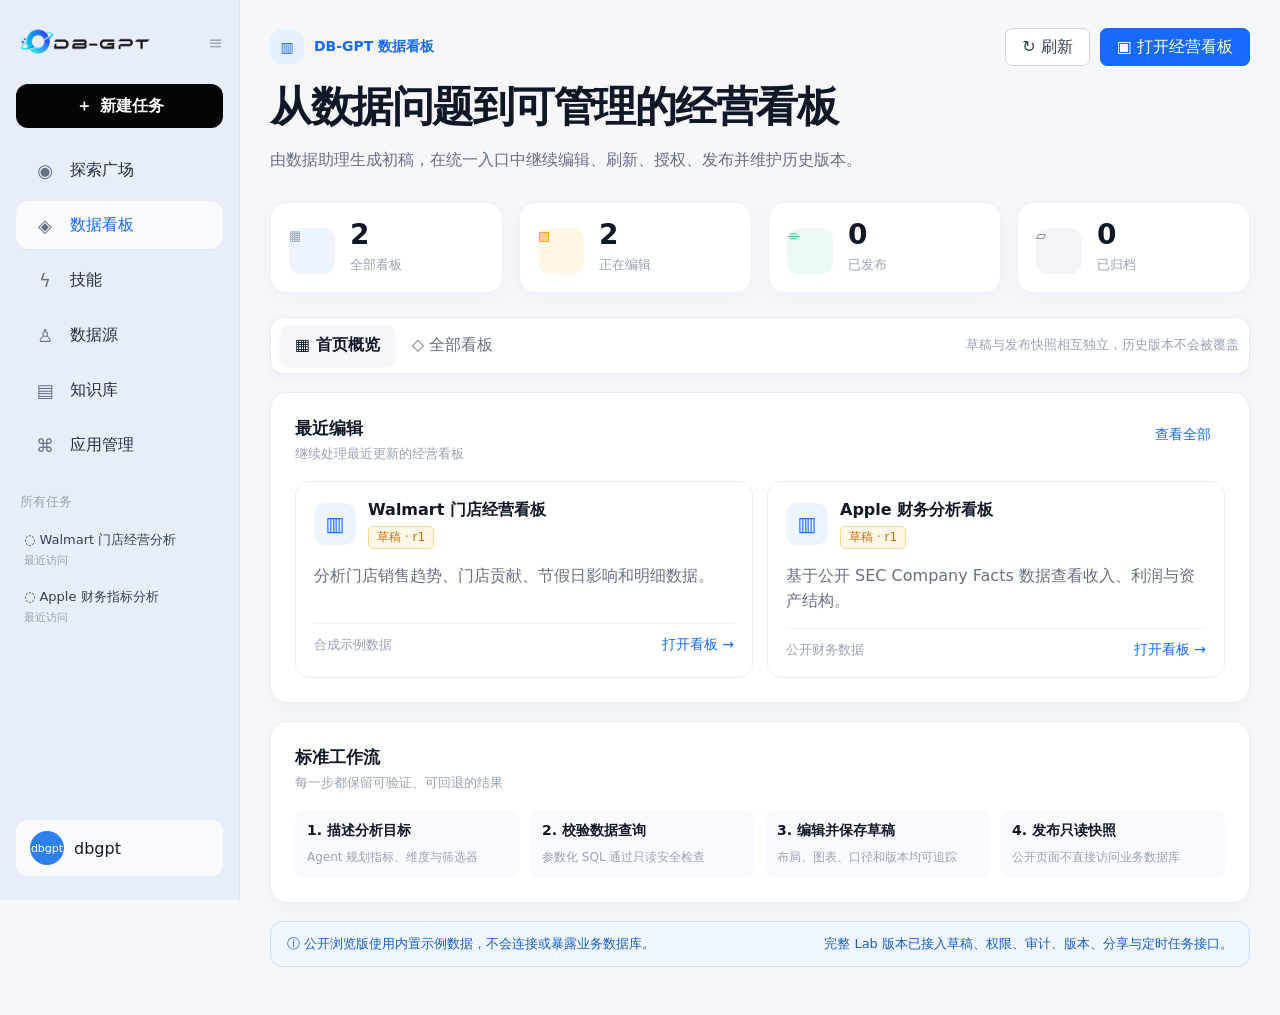
<file: index.html>
<!doctype html>
<html lang="zh-CN">
  <head>
    <meta charset="utf-8" />
    <meta name="viewport" content="width=device-width, initial-scale=1" />
    <meta name="theme-color" content="#0c75fc" />
    <link rel="icon" href="./LOGO_SMALL.png" />
    <title>数据看板 · DB-GPT</title>
    <meta
      name="description"
      content="DB-GPT 数据看板首页，集中查看、管理并打开由数据助理生成的经营看板。"
    />
    <style>
      :root {
        color-scheme: light;
        font-family:
          Inter, ui-sans-serif, system-ui, -apple-system, BlinkMacSystemFont, "Segoe UI", "Microsoft YaHei",
          sans-serif;
        color: #101828;
        background: #f5f7fb;
      }

      * {
        box-sizing: border-box;
      }

      body {
        margin: 0;
        min-width: 320px;
        background: #f5f7fb;
      }

      button,
      input,
      select {
        font: inherit;
      }

      a {
        color: inherit;
        text-decoration: none;
      }

      .app-shell {
        min-height: 100vh;
        display: grid;
        grid-template-columns: 240px minmax(0, 1fr);
      }

      .sidebar {
        position: sticky;
        top: 0;
        height: 100vh;
        display: flex;
        flex-direction: column;
        padding: 24px 16px;
        background: #e8eef9;
        border-right: 1px solid #dde5f1;
      }

      .brand {
        display: flex;
        align-items: center;
        justify-content: space-between;
        min-height: 36px;
        margin-bottom: 24px;
      }

      .brand img {
        width: 142px;
        height: auto;
      }

      .collapse-mark {
        color: #9aa7b8;
        font-size: 18px;
      }

      .new-task {
        display: flex;
        align-items: center;
        justify-content: center;
        gap: 8px;
        height: 44px;
        margin-bottom: 18px;
        border-radius: 12px;
        color: white;
        background: #050505;
        font-weight: 650;
      }

      .nav {
        display: grid;
        gap: 7px;
      }

      .nav-item {
        display: flex;
        align-items: center;
        gap: 14px;
        height: 48px;
        padding: 0 18px;
        border-radius: 13px;
        color: #233044;
      }

      .nav-item .icon {
        width: 22px;
        text-align: center;
        color: #667085;
        font-size: 18px;
      }

      .nav-item.active {
        color: #1769ff;
        background: rgba(255, 255, 255, 0.72);
        box-shadow: 0 1px 1px rgba(16, 24, 40, 0.03);
      }

      .task-title {
        margin: 24px 4px 10px;
        color: #98a2b3;
        font-size: 13px;
      }

      .task {
        padding: 10px 8px;
        color: #344054;
        font-size: 13px;
      }

      .task small {
        display: block;
        margin-top: 5px;
        color: #98a2b3;
      }

      .profile {
        margin-top: auto;
        display: flex;
        align-items: center;
        gap: 10px;
        padding: 11px 14px;
        border-radius: 12px;
        background: rgba(255, 255, 255, 0.72);
      }

      .avatar {
        display: grid;
        width: 34px;
        height: 34px;
        place-items: center;
        border-radius: 50%;
        color: white;
        background: #2f80ed;
        font-size: 11px;
      }

      main {
        min-width: 0;
        padding: 28px 30px 48px;
      }

      .topline,
      .hero,
      .page-body {
        max-width: 1180px;
        margin-inline: auto;
      }

      .topline {
        display: flex;
        align-items: center;
        justify-content: space-between;
        margin-bottom: 16px;
      }

      .eyebrow {
        display: flex;
        align-items: center;
        gap: 10px;
        color: #1769ff;
        font-size: 14px;
      }

      .eyebrow-icon {
        display: grid;
        width: 34px;
        height: 34px;
        place-items: center;
        border-radius: 10px;
        background: #e7f0ff;
      }

      .actions {
        display: flex;
        gap: 10px;
      }

      .button {
        display: inline-flex;
        min-height: 38px;
        align-items: center;
        justify-content: center;
        gap: 7px;
        padding: 0 16px;
        border: 1px solid #d0d5dd;
        border-radius: 7px;
        color: #344054;
        background: white;
        cursor: pointer;
      }

      .button.primary {
        border-color: #1769ff;
        color: white;
        background: #1769ff;
      }

      .hero h1 {
        margin: 0;
        color: #101828;
        font-size: clamp(28px, 3.3vw, 42px);
        line-height: 1.18;
        letter-spacing: -0.035em;
      }

      .hero p {
        max-width: 720px;
        margin: 14px 0 28px;
        color: #667085;
        font-size: 16px;
        line-height: 1.75;
      }

      .stats {
        display: grid;
        grid-template-columns: repeat(4, minmax(0, 1fr));
        gap: 16px;
      }

      .stat {
        display: flex;
        align-items: center;
        gap: 15px;
        min-height: 86px;
        padding: 18px;
        border: 1px solid #eef1f5;
        border-radius: 16px;
        background: white;
        box-shadow: 0 5px 18px rgba(31, 42, 68, 0.04);
      }

      .stat-icon {
        display: grid;
        width: 46px;
        height: 46px;
        place-items: center;
        flex: 0 0 auto;
        border-radius: 12px;
        color: #1769ff;
        background: #edf4ff;
        font-size: 20px;
      }

      .stat:nth-child(2) .stat-icon {
        color: #f79009;
        background: #fff7e5;
      }

      .stat:nth-child(3) .stat-icon {
        color: #12b76a;
        background: #eafaf2;
      }

      .stat:nth-child(4) .stat-icon {
        color: #667085;
        background: #f2f4f7;
      }

      .stat strong {
        display: block;
        font-size: 28px;
        line-height: 1;
      }

      .stat span {
        display: block;
        margin-top: 7px;
        color: #98a2b3;
        font-size: 13px;
      }

      .tabbar {
        display: flex;
        align-items: center;
        justify-content: space-between;
        gap: 14px;
        margin: 24px 0 18px;
        padding: 8px 10px;
        border: 1px solid #e6eaf0;
        border-radius: 13px;
        background: white;
        box-shadow: 0 3px 12px rgba(31, 42, 68, 0.04);
      }

      .tabs {
        display: flex;
        gap: 4px;
      }

      .tab {
        padding: 9px 14px;
        border: 0;
        border-radius: 8px;
        color: #667085;
        background: transparent;
        cursor: pointer;
      }

      .tab.active {
        color: #101828;
        background: #f4f6f9;
        box-shadow: 0 1px 4px rgba(16, 24, 40, 0.08);
        font-weight: 650;
      }

      .tab-note {
        color: #98a2b3;
        font-size: 13px;
      }

      .panel {
        padding: 24px;
        border: 1px solid #e9edf3;
        border-radius: 17px;
        background: white;
        box-shadow: 0 5px 18px rgba(31, 42, 68, 0.04);
      }

      .panel + .panel {
        margin-top: 18px;
      }

      .panel-heading {
        display: flex;
        align-items: start;
        justify-content: space-between;
        gap: 16px;
        margin-bottom: 18px;
      }

      .panel-heading h2 {
        margin: 0;
        font-size: 17px;
      }

      .panel-heading p {
        margin: 5px 0 0;
        color: #98a2b3;
        font-size: 13px;
      }

      .text-link {
        color: #1769ff;
        font-size: 14px;
      }

      .cards {
        display: grid;
        grid-template-columns: repeat(2, minmax(0, 1fr));
        gap: 14px;
      }

      .dashboard-card {
        padding: 18px;
        border: 1px solid #e9edf3;
        border-radius: 14px;
        transition: 160ms ease;
      }

      .dashboard-card:hover {
        border-color: #adc8ff;
        transform: translateY(-1px);
        box-shadow: 0 10px 24px rgba(23, 105, 255, 0.08);
      }

      .card-title {
        display: flex;
        align-items: center;
        gap: 12px;
      }

      .card-title .stat-icon {
        width: 42px;
        height: 42px;
      }

      .card-title strong {
        display: block;
      }

      .badge {
        display: inline-flex;
        margin-top: 5px;
        padding: 2px 8px;
        border: 1px solid #ffd591;
        border-radius: 5px;
        color: #d46b08;
        background: #fff7e6;
        font-size: 12px;
      }

      .dashboard-card p {
        min-height: 46px;
        margin: 14px 0;
        color: #667085;
        line-height: 1.6;
      }

      .card-footer {
        display: flex;
        align-items: center;
        justify-content: space-between;
        padding-top: 12px;
        border-top: 1px solid #f0f2f5;
        color: #98a2b3;
        font-size: 13px;
      }

      .workflow {
        display: grid;
        grid-template-columns: repeat(4, minmax(0, 1fr));
        gap: 10px;
      }

      .workflow-step {
        padding: 12px;
        border-radius: 10px;
        background: #f8faff;
      }

      .workflow-step strong {
        display: block;
        margin-bottom: 6px;
        font-size: 14px;
      }

      .workflow-step span {
        color: #98a2b3;
        font-size: 12px;
        line-height: 1.5;
      }

      .management[hidden],
      .overview[hidden] {
        display: none;
      }

      .filters {
        display: flex;
        gap: 10px;
      }

      .filters input,
      .filters select {
        height: 38px;
        border: 1px solid #d0d5dd;
        border-radius: 7px;
        padding: 0 12px;
        color: #344054;
        background: white;
      }

      .filters input {
        width: min(300px, 50vw);
      }

      .table-wrap {
        overflow-x: auto;
        border: 1px solid #eef1f5;
        border-radius: 12px;
      }

      table {
        width: 100%;
        min-width: 920px;
        border-collapse: collapse;
      }

      th,
      td {
        padding: 16px;
        border-bottom: 1px solid #eef1f5;
        text-align: left;
        vertical-align: middle;
      }

      th {
        color: #475467;
        background: #fafbfc;
        font-size: 13px;
      }

      td {
        color: #667085;
        font-size: 13px;
      }

      tbody tr:last-child td {
        border-bottom: 0;
      }

      .board-cell {
        display: flex;
        align-items: center;
        gap: 12px;
      }

      .board-cell strong {
        display: block;
        color: #101828;
        font-size: 14px;
      }

      .board-cell span {
        display: block;
        max-width: 360px;
        margin-top: 4px;
        overflow: hidden;
        text-overflow: ellipsis;
        white-space: nowrap;
      }

      .table-actions {
        display: flex;
        gap: 12px;
        white-space: nowrap;
      }

      .notice {
        display: flex;
        align-items: center;
        justify-content: space-between;
        gap: 16px;
        margin-top: 18px;
        padding: 13px 16px;
        border: 1px solid #cddfff;
        border-radius: 12px;
        color: #175cd3;
        background: #eff6ff;
        font-size: 13px;
      }

      @media (max-width: 980px) {
        .app-shell {
          grid-template-columns: 82px minmax(0, 1fr);
        }

        .sidebar {
          align-items: center;
          padding-inline: 10px;
        }

        .brand img,
        .collapse-mark,
        .new-task span,
        .nav-item span:not(.icon),
        .task-title,
        .task,
        .profile span {
          display: none;
        }

        .new-task,
        .nav-item {
          width: 48px;
          padding: 0;
        }

        .nav-item {
          justify-content: center;
        }

        .profile {
          padding: 7px;
        }

        .stats,
        .workflow {
          grid-template-columns: repeat(2, minmax(0, 1fr));
        }
      }

      @media (max-width: 700px) {
        .app-shell {
          display: block;
        }

        .sidebar {
          position: static;
          width: 100%;
          height: auto;
          flex-direction: row;
          justify-content: space-between;
          padding: 10px 14px;
        }

        .brand,
        .new-task,
        .task-title,
        .task,
        .profile,
        .nav-item:not(.active) {
          display: none;
        }

        .nav {
          display: block;
        }

        .nav-item.active {
          width: auto;
          padding: 0 14px;
        }

        .nav-item.active span:not(.icon) {
          display: inline;
        }

        main {
          padding: 20px 14px 36px;
        }

        .topline {
          align-items: flex-start;
        }

        .actions .button:first-child {
          display: none;
        }

        .stats,
        .cards,
        .workflow {
          grid-template-columns: 1fr;
        }

        .tabbar,
        .panel-heading,
        .notice {
          align-items: flex-start;
          flex-direction: column;
        }

        .tab-note {
          display: none;
        }

        .filters {
          width: 100%;
          flex-direction: column;
        }

        .filters input,
        .filters select {
          width: 100%;
        }
      }
    </style>
  </head>
  <body>
    <div class="app-shell">
      <aside class="sidebar" aria-label="DB-GPT 主导航">
        <div class="brand">
          <img src="./logo_zh_latest.png" alt="DB-GPT" />
          <span class="collapse-mark">≡</span>
        </div>
        <a class="new-task" href="./dashboards/showcase/?case=walmart"><strong>＋</strong><span>新建任务</span></a>
        <nav class="nav">
          <a class="nav-item" href="./dashboards/showcase/?case=walmart"><span class="icon">◉</span><span>探索广场</span></a>
          <a class="nav-item active" href="./"><span class="icon">◈</span><span>数据看板</span></a>
          <span class="nav-item"><span class="icon">ϟ</span><span>技能</span></span>
          <span class="nav-item"><span class="icon">♙</span><span>数据源</span></span>
          <span class="nav-item"><span class="icon">▤</span><span>知识库</span></span>
          <span class="nav-item"><span class="icon">⌘</span><span>应用管理</span></span>
        </nav>
        <div class="task-title">所有任务</div>
        <div class="task">◌ Walmart 门店经营分析<small>最近访问</small></div>
        <div class="task">◌ Apple 财务指标分析<small>最近访问</small></div>
        <div class="profile"><span class="avatar">dbgpt</span><span>dbgpt</span></div>
      </aside>

      <main>
        <div class="topline">
          <div class="eyebrow"><span class="eyebrow-icon">▥</span><strong>DB-GPT 数据看板</strong></div>
          <div class="actions">
            <button class="button" type="button" onclick="window.location.reload()">↻ 刷新</button>
            <a class="button primary" href="./dashboards/showcase/?case=walmart">▣ 打开经营看板</a>
          </div>
        </div>

        <section class="hero">
          <h1>从数据问题到可管理的经营看板</h1>
          <p>由数据助理生成初稿，在统一入口中继续编辑、刷新、授权、发布并维护历史版本。</p>
        </section>

        <div class="page-body">
          <section class="stats" aria-label="看板统计">
            <div class="stat"><span class="stat-icon">▦</span><div><strong>2</strong><span>全部看板</span></div></div>
            <div class="stat"><span class="stat-icon">▧</span><div><strong>2</strong><span>正在编辑</span></div></div>
            <div class="stat"><span class="stat-icon">⌯</span><div><strong>0</strong><span>已发布</span></div></div>
            <div class="stat"><span class="stat-icon">▱</span><div><strong>0</strong><span>已归档</span></div></div>
          </section>

          <div class="tabbar">
            <div class="tabs" role="tablist" aria-label="看板视图">
              <button class="tab active" type="button" data-tab="overview" role="tab" aria-selected="true">▦ 首页概览</button>
              <button class="tab" type="button" data-tab="management" role="tab" aria-selected="false">◇ 全部看板</button>
            </div>
            <div class="tab-note">草稿与发布快照相互独立，历史版本不会被覆盖</div>
          </div>

          <div class="overview" data-panel="overview">
            <section class="panel">
              <div class="panel-heading">
                <div><h2>最近编辑</h2><p>继续处理最近更新的经营看板</p></div>
                <button class="text-link tab" type="button" data-tab="management">查看全部</button>
              </div>
              <div class="cards">
                <a class="dashboard-card" href="./dashboards/showcase/?case=walmart">
                  <div class="card-title"><span class="stat-icon">▥</span><div><strong>Walmart 门店经营看板</strong><span class="badge">草稿 · r1</span></div></div>
                  <p>分析门店销售趋势、门店贡献、节假日影响和明细数据。</p>
                  <div class="card-footer"><span>合成示例数据</span><span class="text-link">打开看板 →</span></div>
                </a>
                <a class="dashboard-card" href="./dashboards/showcase/?case=apple">
                  <div class="card-title"><span class="stat-icon">▥</span><div><strong>Apple 财务分析看板</strong><span class="badge">草稿 · r1</span></div></div>
                  <p>基于公开 SEC Company Facts 数据查看收入、利润与资产结构。</p>
                  <div class="card-footer"><span>公开财务数据</span><span class="text-link">打开看板 →</span></div>
                </a>
              </div>
            </section>

            <section class="panel">
              <div class="panel-heading"><div><h2>标准工作流</h2><p>每一步都保留可验证、可回退的结果</p></div></div>
              <div class="workflow">
                <div class="workflow-step"><strong>1. 描述分析目标</strong><span>Agent 规划指标、维度与筛选器</span></div>
                <div class="workflow-step"><strong>2. 校验数据查询</strong><span>参数化 SQL 通过只读安全检查</span></div>
                <div class="workflow-step"><strong>3. 编辑并保存草稿</strong><span>布局、图表、口径和版本均可追踪</span></div>
                <div class="workflow-step"><strong>4. 发布只读快照</strong><span>公开页面不直接访问业务数据库</span></div>
              </div>
            </section>
          </div>

          <section class="panel management" data-panel="management" hidden>
            <div class="panel-heading">
              <div><h2>看板管理</h2><p>集中查看状态，并进入编辑、版本与分享管理</p></div>
              <div class="filters">
                <select aria-label="状态筛选"><option>全部未归档</option><option>草稿</option><option>已发布</option></select>
                <input id="dashboard-search" type="search" placeholder="搜索标题或说明" aria-label="搜索看板" />
              </div>
            </div>
            <div class="table-wrap">
              <table>
                <thead><tr><th>看板</th><th>数据来源</th><th>状态</th><th>修订</th><th>操作</th></tr></thead>
                <tbody id="dashboard-table">
                  <tr data-search="Walmart 门店经营看板 销售 趋势 门店 节假日">
                    <td><div class="board-cell"><span class="stat-icon">▥</span><div><strong>Walmart 门店经营看板</strong><span>分析门店销售趋势、贡献与节假日影响</span></div></div></td>
                    <td>walmart_sales_demo</td><td><span class="badge">草稿</span></td><td>r1</td>
                    <td><div class="table-actions"><a class="text-link" href="./dashboards/showcase/?case=walmart">编辑与管理</a><a class="text-link" href="./dashboard-share/showcase/?case=walmart">只读分享</a></div></td>
                  </tr>
                  <tr data-search="Apple 财务分析看板 SEC 收入 利润 资产">
                    <td><div class="board-cell"><span class="stat-icon">▥</span><div><strong>Apple 财务分析看板</strong><span>查看收入、利润与资产负债结构</span></div></div></td>
                    <td>apple_financial_demo</td><td><span class="badge">草稿</span></td><td>r1</td>
                    <td><div class="table-actions"><a class="text-link" href="./dashboards/showcase/?case=apple">编辑与管理</a><a class="text-link" href="./dashboard-share/showcase/?case=apple">只读分享</a></div></td>
                  </tr>
                </tbody>
              </table>
            </div>
          </section>

          <div class="notice">
            <span>ⓘ 公开浏览版使用内置示例数据，不会连接或暴露业务数据库。</span>
            <span>完整 Lab 版本已接入草稿、权限、审计、版本、分享与定时任务接口。</span>
          </div>
        </div>
      </main>
    </div>

    <script>
      const tabs = document.querySelectorAll('[data-tab]');
      const panels = document.querySelectorAll('[data-panel]');

      function selectTab(name) {
        tabs.forEach(tab => {
          const selected = tab.dataset.tab === name;
          tab.classList.toggle('active', selected);
          if (tab.getAttribute('role') === 'tab') tab.setAttribute('aria-selected', String(selected));
        });
        panels.forEach(panel => {
          panel.hidden = panel.dataset.panel !== name;
        });
        history.replaceState(null, '', name === 'management' ? '#all' : location.pathname);
      }

      tabs.forEach(tab => tab.addEventListener('click', () => selectTab(tab.dataset.tab)));
      if (location.hash === '#all') selectTab('management');

      document.querySelector('#dashboard-search').addEventListener('input', event => {
        const query = event.target.value.trim().toLocaleLowerCase('zh-CN');
        document.querySelectorAll('#dashboard-table tr').forEach(row => {
          row.hidden = query && !row.dataset.search.toLocaleLowerCase('zh-CN').includes(query);
        });
      });
    </script>
  </body>
</html>
</file>
